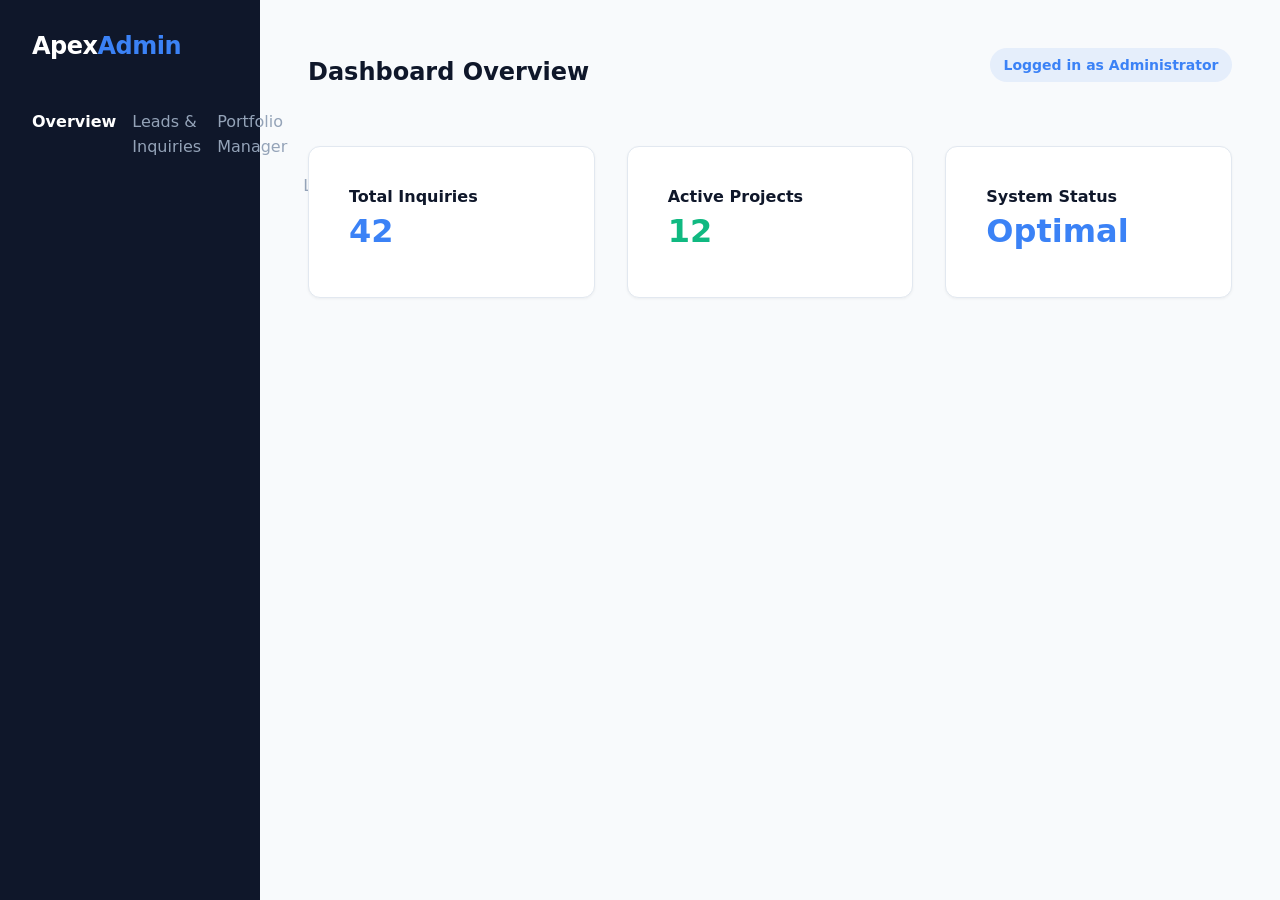
<file: admin-dashboard.html>
<!DOCTYPE html>
<html lang="en">
<head>
  <meta charset="UTF-8">
  <meta name="viewport" content="width=device-width, initial-scale=1.0">
  <title>Dashboard | Apex Dynamics Admin</title>
  <link rel="stylesheet" href="styles.css">
</head>
<body style="background-color: var(--bg-surface);">
  <div style="display: flex; min-height: 100vh;">
    <aside style="width: 260px; background: var(--primary); color: #fff; padding: 2rem;">
      <h3 class="logo" style="color: #fff; margin-bottom: 3rem;">Apex<span>Admin</span></h3>
      <ul style="display: flex; flexDirection: column; gap: 1rem;">
        <li><a href="#" style="color: #fff; font-weight: 600;">Overview</a></li>
        <li><a href="#" style="color: #94A3B8;">Leads & Inquiries</a></li>
        <li><a href="#" style="color: #94A3B8;">Portfolio Manager</a></li>
        <li><a href="index.html" style="color: #94A3B8; margin-top: 4rem; display: block;">Logout</a></li>
      </ul>
    </aside>
    <main style="flex: 1; padding: 3rem;">
      <div style="display: flex; justify-content: space-between; align-items: center; margin-bottom: 3rem;">
        <h2>Dashboard Overview</h2>
        <span class="badge">Logged in as Administrator</span>
      </div>
      <div class="grid-3" style="margin-bottom: 3rem;">
        <div class="card">
          <h4>Total Inquiries</h4>
          <p style="font-size: 2rem; font-weight: 700; color: var(--secondary);">42</p>
        </div>
        <div class="card">
          <h4>Active Projects</h4>
          <p style="font-size: 2rem; font-weight: 700; color: var(--accent);">12</p>
        </div>
        <div class="card">
          <h4>System Status</h4>
          <p style="font-size: 2rem; font-weight: 700; color: var(--secondary);">Optimal</p>
        </div>
      </div>
    </main>
  </div>
</body>
</html>
</file>
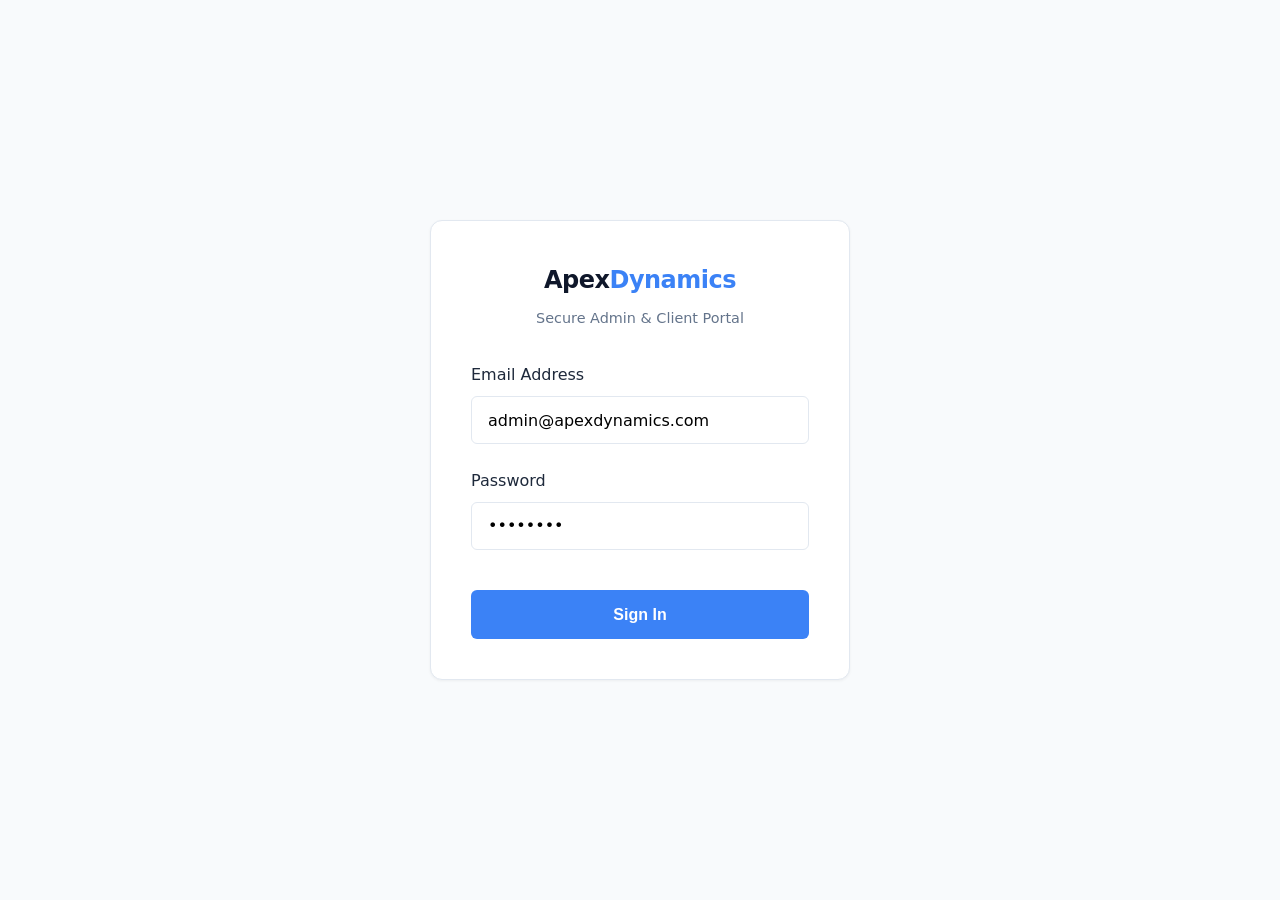
<file: login.html>
<!DOCTYPE html>
<html lang="en">
<head>
  <meta charset="UTF-8">
  <meta name="viewport" content="width=device-width, initial-scale=1.0">
  <title>Admin Portal Login | Apex Dynamics</title>
  <link rel="stylesheet" href="styles.css">
</head>
<body style="display: flex; align-items: center; justify-content: center; height: 100vh; background-color: var(--bg-surface);">
  <div class="card" style="width: 100%; max-width: 420px;">
    <div class="text-center" style="margin-bottom: 2rem;">
      <a href="index.html" class="logo">Apex<span>Dynamics</span></a>
      <p class="text-secondary" style="font-size: 0.9rem; margin-top: 0.5rem;">Secure Admin & Client Portal</p>
    </div>
    <form action="admin-dashboard.html">
      <div class="form-group">
        <label class="form-label">Email Address</label>
        <input type="email" class="form-control" required value="admin@apexdynamics.com">
      </div>
      <div class="form-group">
        <label class="form-label">Password</label>
        <input type="password" class="form-control" required value="••••••••">
      </div>
      <button type="submit" class="btn btn-primary" style="width: 100%; margin-top: 1rem;">Sign In</button>
    </form>
  </div>
</body>
</html>
</file>
<file: styles.css>
/* ==========================================================================
   Design System & Global Variables
   ========================================================================== */
:root {
  --primary: #0F172A;        /* Deep Slate / Executive Navy */
  --primary-hover: #1E293B;
  --secondary: #3B82F6;      /* Vibrant Trust Blue */
  --secondary-hover: #2563EB;
  --accent: #10B981;         /* Growth Green / Success */
  --bg-main: #FFFFFF;
  --bg-surface: #F8FAFC;
  --bg-dark: #0B0F19;
  --text-main: #1E293B;
  --text-muted: #64748B;
  --border-color: #E2E8F0;
  --radius-sm: 6px;
  --radius-md: 12px;
  --radius-lg: 20px;
  --shadow-sm: 0 1px 3px rgba(0, 0, 0, 0.05);
  --shadow-md: 0 4px 6px -1px rgba(0, 0, 0, 0.05), 0 2px 4px -1px rgba(0, 0, 0, 0.03);
  --shadow-lg: 0 20px 25px -5px rgba(0, 0, 0, 0.08), 0 10px 10px -5px rgba(0, 0, 0, 0.04);
  --transition: all 0.3s cubic-bezier(0.4, 0, 0.2, 1);
}

/* ==========================================================================
   Reset & Base Styles
   ========================================================================== */
*, *::before, *::after {
  box-sizing: border-box;
  margin: 0;
  padding: 0;
}

html {
  scroll-behavior: smooth;
  font-size: 16px;
}

body {
  font-family: 'Inter', system-ui, -apple-system, BlinkMacSystemFont, "Segoe UI", Roboto, Oxygen, Ubuntu, Cantarell, sans-serif;
  background-color: var(--bg-main);
  color: var(--text-main);
  line-height: 1.6;
  overflow-x: hidden;
}

img, svg {
  max-width: 100%;
  height: auto;
  display: block;
}

a {
  text-decoration: none;
  color: inherit;
  transition: var(--transition);
}

ul {
  list-style: none;
}

/* ==========================================================================
   Typography & Utilities
   ========================================================================== */
h1, h2, h3, h4, h5, h6 {
  color: var(--primary);
  font-weight: 700;
  line-height: 1.2;
}

.container {
  width: 100%;
  max-width: 1280px;
  margin: 0 auto;
  padding: 0 1.5rem;
}

.section-padding {
  padding: 6rem 0;
}

.text-center { text-align: center; }
.text-secondary { color: var(--text-muted); }

.badge {
  display: inline-block;
  padding: 0.35rem 0.85rem;
  font-size: 0.875rem;
  font-weight: 600;
  background-color: rgba(59, 130, 246, 0.1);
  color: var(--secondary);
  border-radius: 50px;
  margin-bottom: 1rem;
}

/* Buttons */
.btn {
  display: inline-flex;
  align-items: center;
  justify-content: center;
  gap: 0.5rem;
  padding: 0.85rem 1.75rem;
  font-size: 1rem;
  font-weight: 600;
  border-radius: var(--radius-sm);
  cursor: pointer;
  border: 2px solid transparent;
  transition: var(--transition);
}

.btn-primary {
  background-color: var(--secondary);
  color: #FFFFFF;
}
.btn-primary:hover {
  background-color: var(--secondary-hover);
  transform: translateY(-2px);
  box-shadow: var(--shadow-md);
}

.btn-outline {
  background-color: transparent;
  border-color: var(--border-color);
  color: var(--primary);
}
.btn-outline:hover {
  border-color: var(--secondary);
  color: var(--secondary);
  background-color: rgba(59, 130, 246, 0.05);
}

.btn-dark {
  background-color: var(--primary);
  color: #FFFFFF;
}
.btn-dark:hover {
  background-color: var(--primary-hover);
}

/* ==========================================================================
   Header & Navigation
   ========================================================================== */
.header {
  position: fixed;
  top: 0;
  left: 0;
  width: 100%;
  z-index: 1000;
  background-color: rgba(255, 255, 255, 0.9);
  backdrop-filter: blur(10px);
  border-bottom: 1px solid var(--border-color);
  transition: var(--transition);
}

.header.scrolled {
  box-shadow: var(--shadow-md);
  background-color: rgba(255, 255, 255, 0.98);
}

.nav-container {
  display: flex;
  align-items: center;
  justify-content: space-between;
  height: 80px;
}

.logo {
  font-size: 1.5rem;
  font-weight: 800;
  color: var(--primary);
  letter-spacing: -0.5px;
}
.logo span {
  color: var(--secondary);
}

.nav-menu {
  display: flex;
  align-items: center;
  gap: 2rem;
}

.nav-link {
  font-weight: 500;
  color: var(--text-main);
  font-size: 0.95rem;
}
.nav-link:hover, .nav-link.active {
  color: var(--secondary);
}

.hamburger {
  display: none;
  cursor: pointer;
  background: none;
  border: none;
  font-size: 1.5rem;
  color: var(--primary);
}

/* ==========================================================================
   Hero Section
   ========================================================================== */
.hero {
  padding: 10rem 0 6rem;
  background: linear-gradient(135deg, var(--bg-surface) 0%, #FFFFFF 100%);
  position: relative;
  overflow: hidden;
}

.hero-grid {
  display: grid;
  grid-template-columns: 1fr 1fr;
  gap: 4rem;
  align-items: center;
}

.hero-content h1 {
  font-size: 3.5rem;
  margin-bottom: 1.5rem;
  letter-spacing: -1px;
}

.hero-content p {
  font-size: 1.2rem;
  color: var(--text-muted);
  margin-bottom: 2.5rem;
}

.hero-buttons {
  display: flex;
  gap: 1rem;
}

.hero-image-wrapper {
  position: relative;
  border-radius: var(--radius-lg);
  overflow: hidden;
  box-shadow: var(--shadow-lg);
}

/* ==========================================================================
   Trust & Stats Sections
   ========================================================================== */
.trust-section {
  padding: 3rem 0;
  border-bottom: 1px solid var(--border-color);
  background-color: var(--bg-surface);
}

.trust-logos {
  display: flex;
  justify-content: space-between;
  align-items: center;
  gap: 2rem;
  opacity: 0.7;
  flex-wrap: wrap;
}

.stats-grid {
  display: grid;
  grid-template-columns: repeat(4, 1fr);
  gap: 2rem;
  text-align: center;
  background-color: var(--primary);
  color: #FFFFFF;
  padding: 4rem 2rem;
  border-radius: var(--radius-md);
}

.stat-item h3 {
  font-size: 3rem;
  color: var(--secondary);
  margin-bottom: 0.5rem;
}

.stat-item p {
  color: var(--text-muted);
  font-weight: 500;
}

/* ==========================================================================
   Cards & Grids (Benefits, Services, Portfolio)
   ========================================================================== */
.grid-3 {
  display: grid;
  grid-template-columns: repeat(3, 1fr);
  gap: 2rem;
}

.grid-2 {
  display: grid;
  grid-template-columns: repeat(2, 1fr);
  gap: 3rem;
  align-items: center;
}

.card {
  background: #FFFFFF;
  border: 1px solid var(--border-color);
  border-radius: var(--radius-md);
  padding: 2.5rem;
  transition: var(--transition);
  box-shadow: var(--shadow-sm);
}

.card:hover {
  transform: translateY(-5px);
  box-shadow: var(--shadow-lg);
  border-color: var(--secondary);
}

.card-icon {
  width: 60px;
  height: 60px;
  background-color: rgba(59, 130, 246, 0.1);
  color: var(--secondary);
  display: flex;
  align-items: center;
  justify-content: center;
  border-radius: var(--radius-sm);
  font-size: 1.5rem;
  margin-bottom: 1.5rem;
}

/* Portfolio Filters & Cards */
.portfolio-filters {
  display: flex;
  justify-content: center;
  gap: 1rem;
  margin-bottom: 3rem;
  flex-wrap: wrap;
}

.filter-btn {
  padding: 0.5rem 1.25rem;
  background: var(--bg-surface);
  border: 1px solid var(--border-color);
  border-radius: var(--radius-sm);
  font-weight: 500;
  cursor: pointer;
  transition: var(--transition);
}

.filter-btn.active, .filter-btn:hover {
  background: var(--secondary);
  color: #FFFFFF;
  border-color: var(--secondary);
}

.portfolio-grid {
  display: grid;
  grid-template-columns: repeat(3, 1fr);
  gap: 2rem;
}

.portfolio-card {
  background: #FFFFFF;
  border-radius: var(--radius-md);
  overflow: hidden;
  border: 1px solid var(--border-color);
  transition: var(--transition);
}

.portfolio-card:hover {
  box-shadow: var(--shadow-lg);
  transform: translateY(-5px);
}

.portfolio-img {
  height: 240px;
  background-color: var(--border-color);
  background-size: cover;
  background-position: center;
}

.portfolio-content {
  padding: 1.5rem;
}

/* ==========================================================================
   Accordion / FAQ
   ========================================================================== */
.accordion-wrapper {
  max-width: 800px;
  margin: 0 auto;
}

.accordion-item {
  border: 1px solid var(--border-color);
  border-radius: var(--radius-sm);
  margin-bottom: 1rem;
  overflow: hidden;
  background: #FFFFFF;
}

.accordion-header {
  padding: 1.25rem 1.5rem;
  font-weight: 600;
  display: flex;
  justify-content: space-between;
  align-items: center;
  cursor: pointer;
  background: #FFFFFF;
  border: none;
  width: 100%;
  text-align: left;
  font-size: 1rem;
}

.accordion-content {
  max-height: 0;
  overflow: hidden;
  transition: max-height 0.3s ease-out;
  padding: 0 1.5rem;
  color: var(--text-muted);
}

.accordion-item.active .accordion-content {
  max-height: 200px;
  padding-bottom: 1.25rem;
}

/* ==========================================================================
   Forms & Contact
   ========================================================================== */
.form-group {
  margin-bottom: 1.5rem;
}

.form-label {
  display: block;
  font-weight: 500;
  margin-bottom: 0.5rem;
}

.form-control {
  width: 100%;
  padding: 0.85rem 1rem;
  border: 1px solid var(--border-color);
  border-radius: var(--radius-sm);
  font-family: inherit;
  font-size: 1rem;
  transition: var(--transition);
}

.form-control:focus {
  outline: none;
  border-color: var(--secondary);
  box-shadow: 0 0 0 3px rgba(59, 130, 246, 0.15);
}

textarea.form-control {
  resize: vertical;
  min-height: 150px;
}

/* ==========================================================================
   Footer
   ========================================================================== */
.footer {
  background-color: var(--bg-dark);
  color: #FFFFFF;
  padding: 5rem 0 2rem;
}

.footer-grid {
  display: grid;
  grid-template-columns: 2fr 1fr 1fr 1fr;
  gap: 3rem;
  margin-bottom: 4rem;
}

.footer h4 {
  color: #FFFFFF;
  margin-bottom: 1.5rem;
  font-size: 1.1rem;
}

.footer ul li {
  margin-bottom: 0.75rem;
}

.footer a {
  color: #94A3B8;
}

.footer a:hover {
  color: #FFFFFF;
}

.footer-bottom {
  border-top: 1px solid #1E293B;
  padding-top: 2rem;
  display: flex;
  justify-content: space-between;
  align-items: center;
  color: #94A3B8;
  font-size: 0.9rem;
}

/* ==========================================================================
   Responsive Breakpoints
   ========================================================================== */
@media (max-width: 1024px) {
  .hero-grid, .grid-3, .grid-2, .footer-grid, .portfolio-grid {
    grid-template-columns: 1fr 1fr;
  }
  .stats-grid {
    grid-template-columns: repeat(2, 1fr);
  }
}

@media (max-width: 768px) {
  .nav-menu {
    position: fixed;
    top: 80px;
    left: -100%;
    width: 100%;
    height: calc(100vh - 80px);
    background: #FFFFFF;
    flex-direction: column;
    justify-content: center;
    transition: 0.3s ease-in-out;
    box-shadow: var(--shadow-lg);
  }
  .nav-menu.active {
    left: 0;
  }
  .hamburger {
    display: block;
  }
  .hero-grid, .grid-3, .grid-2, .footer-grid, .portfolio-grid, .stats-grid {
    grid-template-columns: 1fr;
  }
  .hero-content h1 {
    font-size: 2.5rem;
  }
}
</file>
